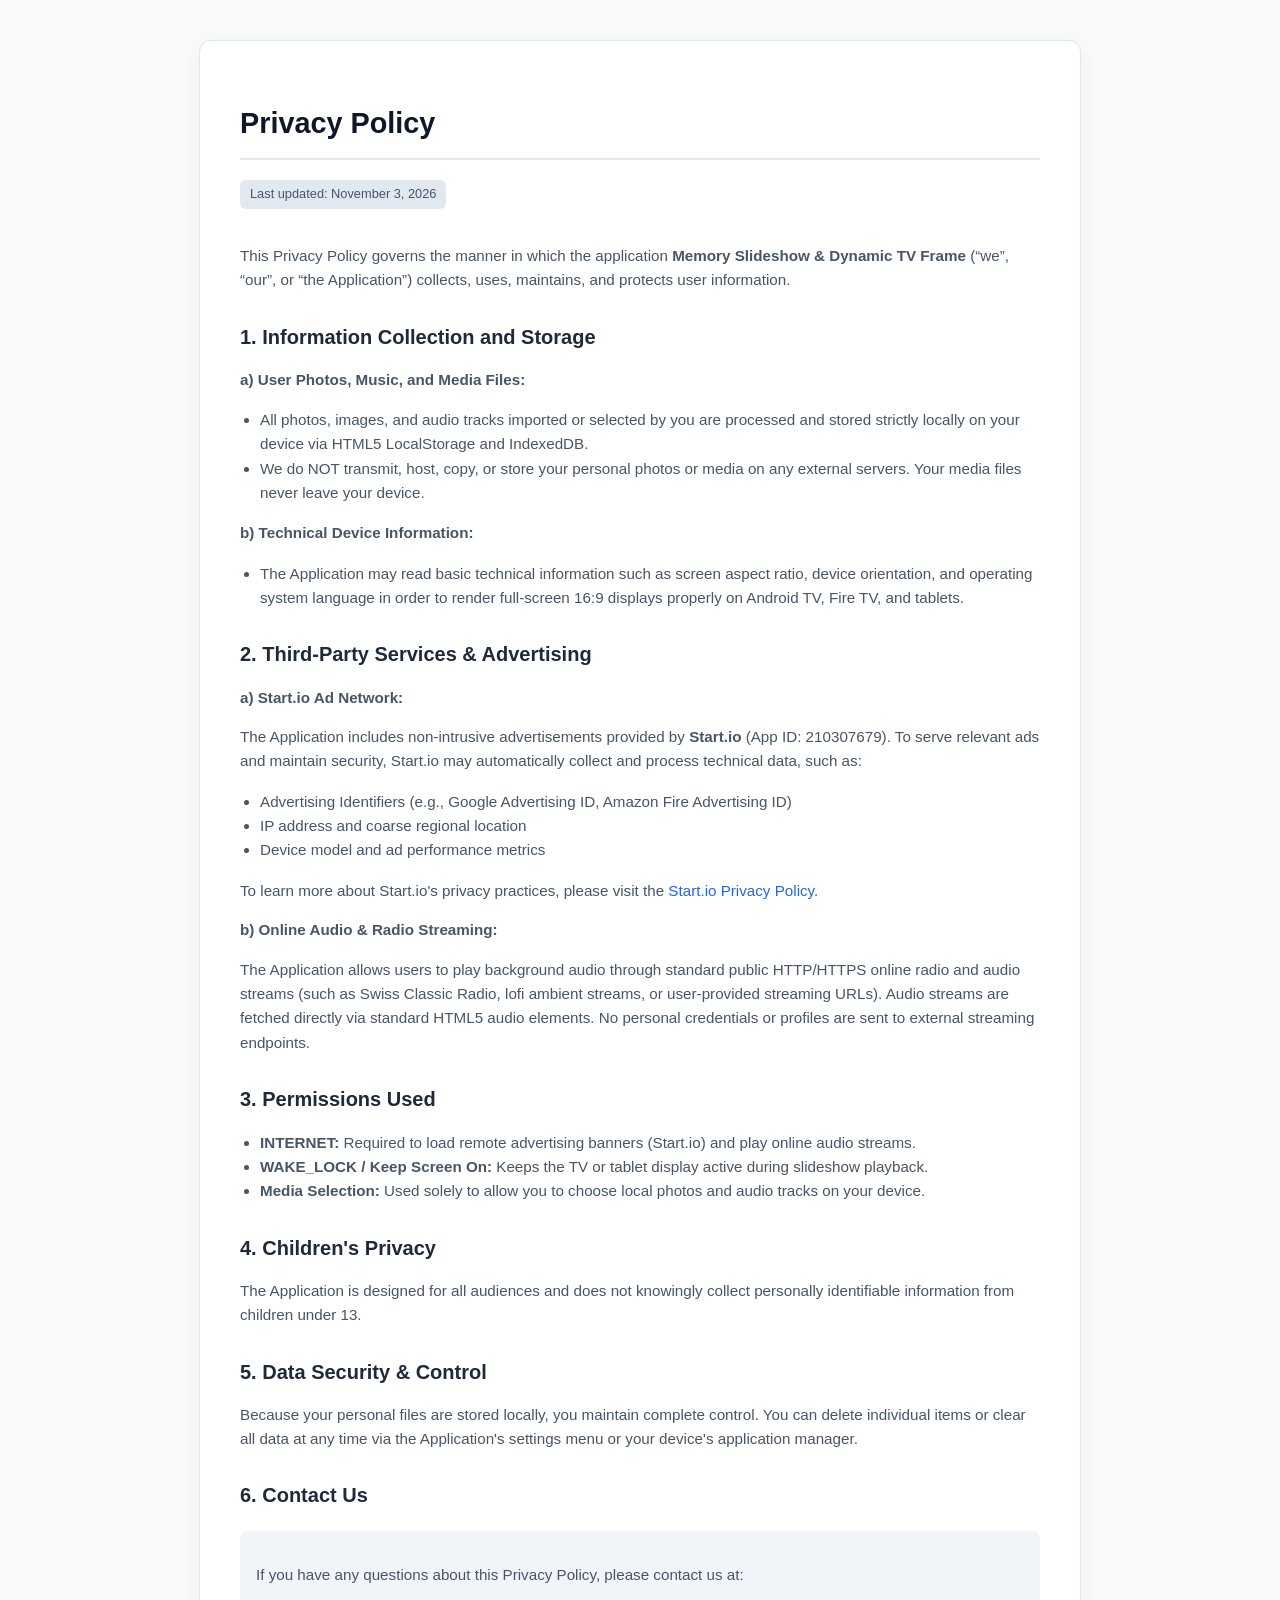
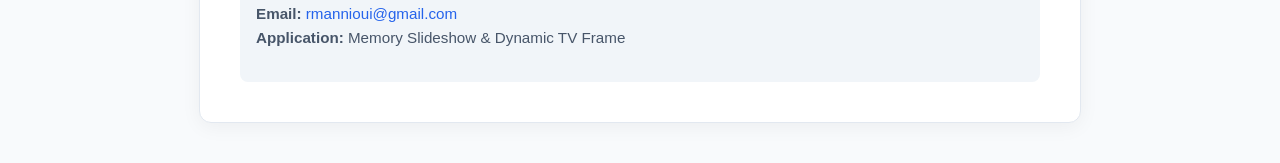
<file: privacy-policy.html>
<!DOCTYPE html>
<html lang="en">
<head>
  <meta charset="UTF-8">
  <meta name="viewport" content="width=device-width, initial-scale=1.0">
  <title>Privacy Policy - Memory Slideshow & Dynamic TV Frame</title>
  <style>
    body {
      font-family: -apple-system, BlinkMacSystemFont, "Segoe UI", Roboto, Helvetica, Arial, sans-serif;
      line-height: 1.6;
      color: #334155;
      background-color: #f8fafc;
      margin: 0;
      padding: 0;
    }
    .container {
      max-width: 800px;
      margin: 40px auto;
      background: #ffffff;
      padding: 40px;
      border-radius: 12px;
      box-shadow: 0 4px 20px rgba(0, 0, 0, 0.05);
      border: 1px solid #e2e8f0;
    }
    h1 {
      color: #0f172a;
      font-size: 1.8rem;
      border-bottom: 2px solid #e2e8f0;
      padding-bottom: 12px;
      margin-bottom: 20px;
    }
    h2 {
      color: #1e293b;
      font-size: 1.25rem;
      margin-top: 28px;
      margin-bottom: 10px;
    }
    p, li {
      font-size: 0.95rem;
      color: #475569;
    }
    ul {
      padding-left: 20px;
    }
    a {
      color: #2563eb;
      text-decoration: none;
    }
    a:hover {
      text-decoration: underline;
    }
    .date-badge {
      display: inline-block;
      background: #e2e8f0;
      padding: 4px 10px;
      border-radius: 6px;
      font-size: 0.8rem;
      color: #475569;
      margin-bottom: 20px;
    }
    .contact-box {
      background: #f1f5f9;
      padding: 16px;
      border-radius: 8px;
      margin-top: 20px;
    }
  </style>
</head>
<body>
  <div class="container">
    <h1>Privacy Policy</h1>
    <div class="date-badge">Last updated: November 3, 2026</div>

    <p>This Privacy Policy governs the manner in which the application <strong>Memory Slideshow &amp; Dynamic TV Frame</strong> (&ldquo;we&rdquo;, &ldquo;our&rdquo;, or &ldquo;the Application&rdquo;) collects, uses, maintains, and protects user information.</p>

    <h2>1. Information Collection and Storage</h2>
    <p><strong>a) User Photos, Music, and Media Files:</strong></p>
    <ul>
      <li>All photos, images, and audio tracks imported or selected by you are processed and stored strictly locally on your device via HTML5 LocalStorage and IndexedDB.</li>
      <li>We do NOT transmit, host, copy, or store your personal photos or media on any external servers. Your media files never leave your device.</li>
    </ul>

    <p><strong>b) Technical Device Information:</strong></p>
    <ul>
      <li>The Application may read basic technical information such as screen aspect ratio, device orientation, and operating system language in order to render full-screen 16:9 displays properly on Android TV, Fire TV, and tablets.</li>
    </ul>

    <h2>2. Third-Party Services &amp; Advertising</h2>
    <p><strong>a) Start.io Ad Network:</strong></p>
    <p>The Application includes non-intrusive advertisements provided by <strong>Start.io</strong> (App ID: 210307679). To serve relevant ads and maintain security, Start.io may automatically collect and process technical data, such as:</p>
    <ul>
      <li>Advertising Identifiers (e.g., Google Advertising ID, Amazon Fire Advertising ID)</li>
      <li>IP address and coarse regional location</li>
      <li>Device model and ad performance metrics</li>
    </ul>
    <p>To learn more about Start.io's privacy practices, please visit the <a href="https://www.start.io/policy/privacy-policy/" target="_blank" rel="noopener">Start.io Privacy Policy</a>.</p>

    <p><strong>b) Online Audio &amp; Radio Streaming:</strong></p>
    <p>The Application allows users to play background audio through standard public HTTP/HTTPS online radio and audio streams (such as Swiss Classic Radio, lofi ambient streams, or user-provided streaming URLs). Audio streams are fetched directly via standard HTML5 audio elements. No personal credentials or profiles are sent to external streaming endpoints.</p>

    <h2>3. Permissions Used</h2>
    <ul>
      <li><strong>INTERNET:</strong> Required to load remote advertising banners (Start.io) and play online audio streams.</li>
      <li><strong>WAKE_LOCK / Keep Screen On:</strong> Keeps the TV or tablet display active during slideshow playback.</li>
      <li><strong>Media Selection:</strong> Used solely to allow you to choose local photos and audio tracks on your device.</li>
    </ul>

    <h2>4. Children's Privacy</h2>
    <p>The Application is designed for all audiences and does not knowingly collect personally identifiable information from children under 13.</p>

    <h2>5. Data Security &amp; Control</h2>
    <p>Because your personal files are stored locally, you maintain complete control. You can delete individual items or clear all data at any time via the Application's settings menu or your device's application manager.</p>

    <h2>6. Contact Us</h2>
    <div class="contact-box">
      <p>If you have any questions about this Privacy Policy, please contact us at:</p>
      <p><strong>Email:</strong> <a href="mailto:rmannioui@gmail.com">rmannioui@gmail.com</a><br>
      <strong>Application:</strong> Memory Slideshow &amp; Dynamic TV Frame</p>
    </div>
  </div>
</body>
</html>
</file>
